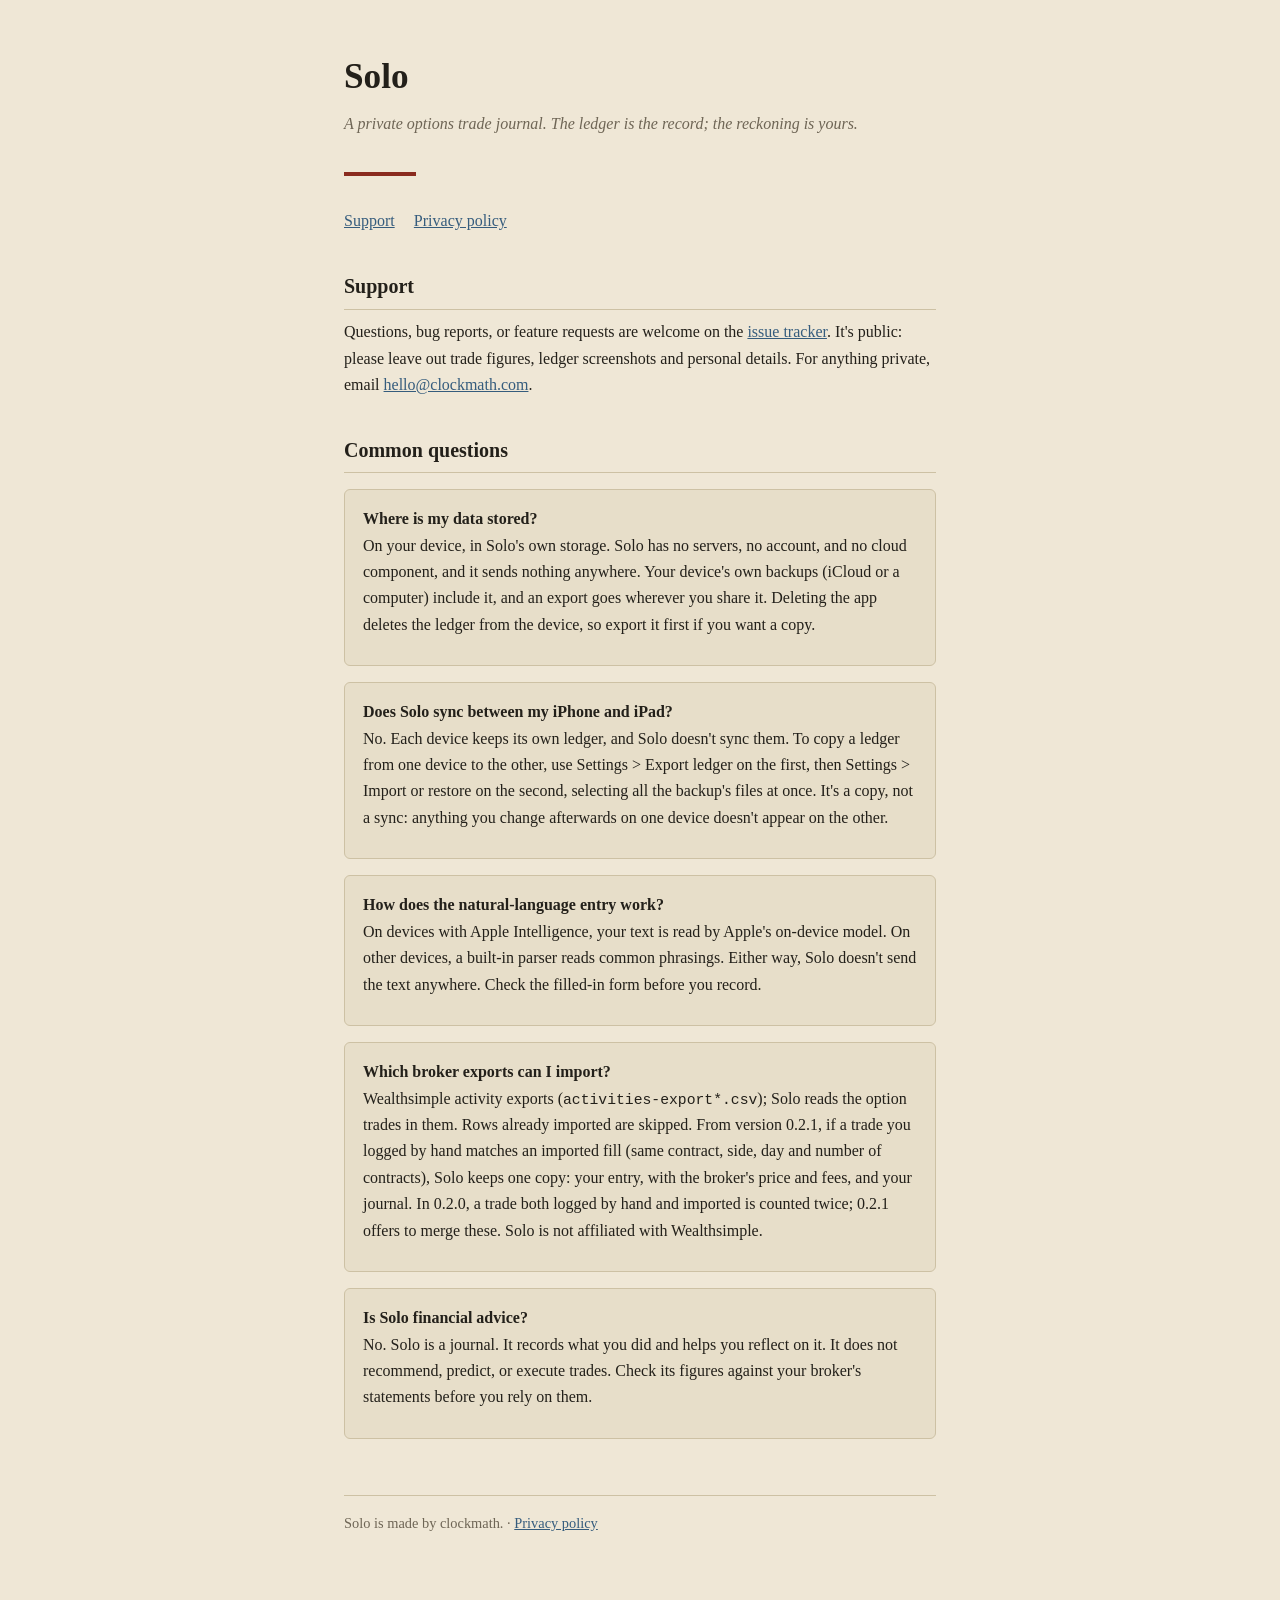
<file: index.html>
<!DOCTYPE html>
<html lang="en">
<head>
<meta charset="utf-8">
<meta name="viewport" content="width=device-width, initial-scale=1">
<title>Solo — Support</title>
<link rel="stylesheet" href="style.css">
</head>
<body>
<main>
  <h1>Solo</h1>
  <p class="tagline">A private options trade journal. The ledger is the record; the reckoning is yours.</p>
  <div class="rule-mark"></div>
  <nav><a href="./">Support</a><a href="privacy">Privacy policy</a></nav>

  <h2>Support</h2>
  <p>Questions, bug reports, or feature requests are welcome on the
     <a href="https://github.com/clockmath/solo-support/issues">issue tracker</a>.
     It's public: please leave out trade figures, ledger screenshots and personal
     details. For anything private, email
     <a href="mailto:hello@clockmath.com">hello@clockmath.com</a>.</p>

  <h2>Common questions</h2>
  <div class="card">
    <p><strong>Where is my data stored?</strong><br>
    On your device, in Solo's own storage. Solo has no servers, no account, and no cloud
    component, and it sends nothing anywhere. Your device's own backups (iCloud or a
    computer) include it, and an export goes wherever you share it. Deleting the app
    deletes the ledger from the device, so export it first if you want a copy.</p>
  </div>
  <div class="card">
    <p><strong>Does Solo sync between my iPhone and iPad?</strong><br>
    No. Each device keeps its own ledger, and Solo doesn't sync them. To copy a ledger
    from one device to the other, use Settings &gt; Export ledger on the first, then
    Settings &gt; Import or restore on the second, selecting all the backup's files at
    once. It's a copy, not a sync: anything you change afterwards on one device
    doesn't appear on the other.</p>
  </div>
  <div class="card">
    <p><strong>How does the natural-language entry work?</strong><br>
    On devices with Apple Intelligence, your text is read by Apple's on-device model.
    On other devices, a built-in parser reads common phrasings. Either way, Solo doesn't
    send the text anywhere. Check the filled-in form before you record.</p>
  </div>
  <div class="card">
    <p><strong>Which broker exports can I import?</strong><br>
    Wealthsimple activity exports (<span class="mono">activities-export*.csv</span>);
    Solo reads the option trades in them. Rows already imported are skipped.
    From version 0.2.1, if a trade you logged by hand matches an imported fill (same
    contract, side, day and number of contracts), Solo keeps one copy: your entry, with
    the broker's price and fees, and your journal. In 0.2.0, a trade both logged by hand
    and imported is counted twice; 0.2.1 offers to merge these. Solo is not affiliated
    with Wealthsimple.</p>
  </div>
  <div class="card">
    <p><strong>Is Solo financial advice?</strong><br>
    No. Solo is a journal. It records what you did and helps you reflect on it.
    It does not recommend, predict, or execute trades. Check its figures against your
    broker's statements before you rely on them.</p>
  </div>

  <footer>Solo is made by clockmath. · <a href="privacy">Privacy policy</a></footer>
</main>
</body>
</html>
</file>
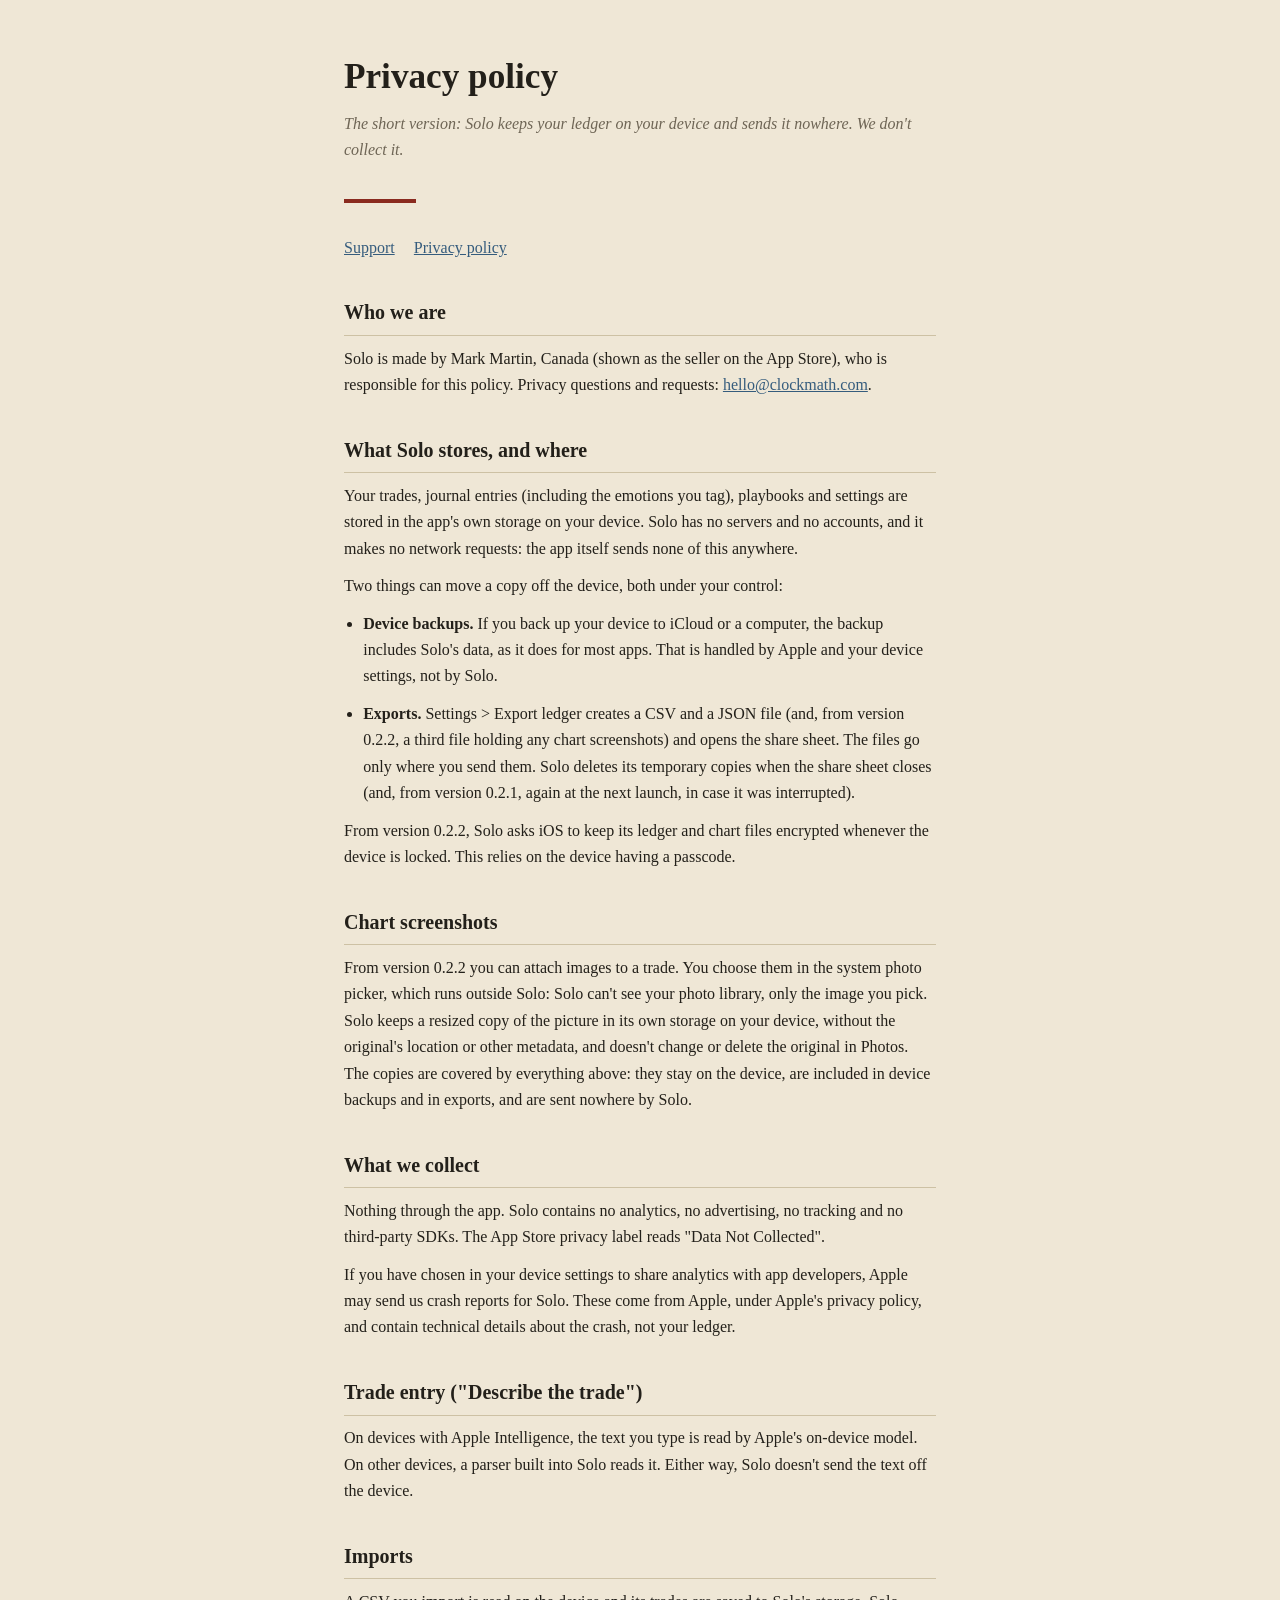
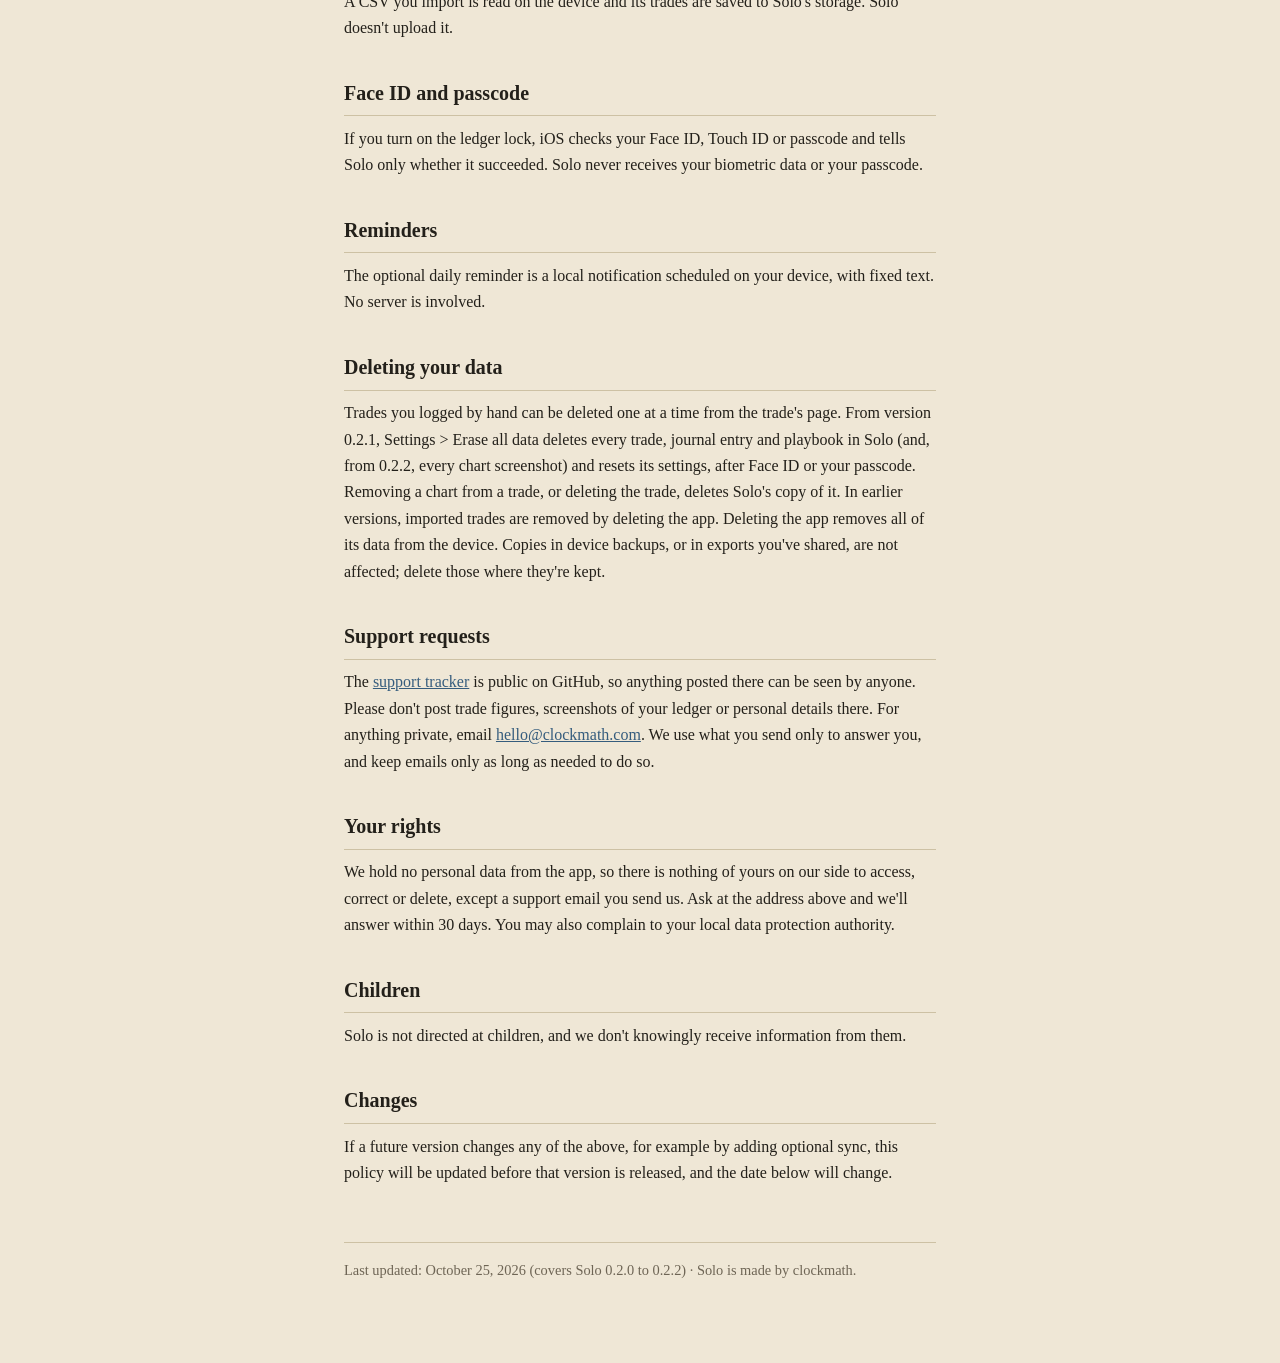
<file: privacy.html>
<!DOCTYPE html>
<html lang="en">
<head>
<meta charset="utf-8">
<meta name="viewport" content="width=device-width, initial-scale=1">
<title>Solo — Privacy Policy</title>
<link rel="stylesheet" href="style.css">
</head>
<body>
<main>
  <h1>Privacy policy</h1>
  <p class="tagline">The short version: Solo keeps your ledger on your device and sends it nowhere. We don't collect it.</p>
  <div class="rule-mark"></div>
  <nav><a href="./">Support</a><a href="privacy">Privacy policy</a></nav>

  <h2>Who we are</h2>
  <p>Solo is made by Mark Martin, Canada (shown as the seller on the App Store), who is
     responsible for this policy. Privacy questions and requests:
     <a href="mailto:hello@clockmath.com">hello@clockmath.com</a>.</p>

  <h2>What Solo stores, and where</h2>
  <p>Your trades, journal entries (including the emotions you tag), playbooks and
     settings are stored in the app's own storage on your device. Solo has no servers
     and no accounts, and it makes no network requests: the app itself sends none of
     this anywhere.</p>
  <p>Two things can move a copy off the device, both under your control:</p>
  <ul>
    <li><strong>Device backups.</strong> If you back up your device to iCloud or a
        computer, the backup includes Solo's data, as it does for most apps. That is
        handled by Apple and your device settings, not by Solo.</li>
    <li><strong>Exports.</strong> Settings &gt; Export ledger creates a CSV and a JSON
        file (and, from version 0.2.2, a third file holding any chart screenshots) and
        opens the share sheet. The files go only where you send them. Solo
        deletes its temporary copies when the share sheet closes (and, from version
        0.2.1, again at the next launch, in case it was interrupted).</li>
  </ul>
  <p>From version 0.2.2, Solo asks iOS to keep its ledger and chart files encrypted
     whenever the device is locked. This relies on the device having a passcode.</p>

  <h2>Chart screenshots</h2>
  <p>From version 0.2.2 you can attach images to a trade. You choose them in the
     system photo picker, which runs outside Solo: Solo can't see your photo library,
     only the image you pick. Solo keeps a resized copy of the picture in its own
     storage on your device, without the original's location or other metadata, and
     doesn't change or delete the original in Photos. The copies are covered by
     everything above: they stay on the device, are included in device backups and
     in exports, and are sent nowhere by Solo.</p>

  <h2>What we collect</h2>
  <p>Nothing through the app. Solo contains no analytics, no advertising, no tracking
     and no third-party SDKs. The App Store privacy label reads "Data Not Collected".</p>
  <p>If you have chosen in your device settings to share analytics with app developers,
     Apple may send us crash reports for Solo. These come from Apple, under Apple's
     privacy policy, and contain technical details about the crash, not your ledger.</p>

  <h2>Trade entry ("Describe the trade")</h2>
  <p>On devices with Apple Intelligence, the text you type is read by Apple's on-device
     model. On other devices, a parser built into Solo reads it. Either way, Solo doesn't
     send the text off the device.</p>

  <h2>Imports</h2>
  <p>A CSV you import is read on the device and its trades are saved to Solo's storage.
     Solo doesn't upload it.</p>

  <h2>Face ID and passcode</h2>
  <p>If you turn on the ledger lock, iOS checks your Face ID, Touch ID or passcode and
     tells Solo only whether it succeeded. Solo never receives your biometric data or
     your passcode.</p>

  <h2>Reminders</h2>
  <p>The optional daily reminder is a local notification scheduled on your device, with
     fixed text. No server is involved.</p>

  <h2>Deleting your data</h2>
  <p>Trades you logged by hand can be deleted one at a time from the trade's page.
     From version 0.2.1, Settings &gt; Erase all data deletes every trade, journal entry
     and playbook in Solo (and, from 0.2.2, every chart screenshot) and resets its
     settings, after Face ID or your passcode. Removing a chart from a trade, or
     deleting the trade, deletes Solo's copy of it. In
     earlier versions, imported trades are removed by deleting the app. Deleting the app
     removes all of its data from the device. Copies in device backups, or in exports
     you've shared, are not affected; delete those where they're kept.</p>

  <h2>Support requests</h2>
  <p>The <a href="https://github.com/clockmath/solo-support/issues">support tracker</a>
     is public on GitHub, so anything posted there can be seen by anyone. Please don't
     post trade figures, screenshots of your ledger or personal details there. For
     anything private, email <a href="mailto:hello@clockmath.com">hello@clockmath.com</a>.
     We use what you send only to answer you, and keep emails only as long as needed to
     do so.</p>

  <h2>Your rights</h2>
  <p>We hold no personal data from the app, so there is nothing of yours on our side to
     access, correct or delete, except a support email you send us. Ask at the address
     above and we'll answer within 30 days. You may also complain to your local data
     protection authority.</p>

  <h2>Children</h2>
  <p>Solo is not directed at children, and we don't knowingly receive information from
     them.</p>

  <h2>Changes</h2>
  <p>If a future version changes any of the above, for example by adding optional sync,
     this policy will be updated before that version is released, and the date below
     will change.</p>

  <footer>Last updated: October 25, 2026 (covers Solo 0.2.0 to 0.2.2) · Solo is made by clockmath.</footer>
</main>
</body>
</html>
</file>
<file: style.css>
:root { --paper:#EFE7D6; --surface:#E7DEC9; --rule:#CDC1A4; --ink:#23201A; --muted:#6E6555; --oxblood:#8A2B1F; --accent:#355C7D; }
@media (prefers-color-scheme: dark) {
  :root { --paper:#15140F; --surface:#201D16; --rule:#3A3327; --ink:#E9E1CF; --muted:#9A9079; --oxblood:#DE6F5B; --accent:#6E97B8; }
}
* { margin:0; padding:0; box-sizing:border-box; }
body { background:var(--paper); color:var(--ink); font-family:Georgia,'Times New Roman',serif; line-height:1.65; }
main { max-width:640px; margin:0 auto; padding:48px 24px 80px; }
h1 { font-size:2.2rem; font-weight:700; margin-bottom:.3rem; }
.tagline { color:var(--muted); font-style:italic; margin-bottom:2.2rem; }
h2 { font-size:1.25rem; margin:2.2rem 0 .6rem; padding-bottom:.35rem; border-bottom:1px solid var(--rule); }
p, li { margin-bottom:.7rem; }
ul { padding-left:1.2rem; }
a { color:var(--accent); }
.card { background:var(--surface); border:1px solid var(--rule); border-radius:6px; padding:16px 18px; margin:1rem 0; }
.mono { font-family:'SF Mono',Menlo,monospace; font-size:.92em; }
.rule-mark { width:72px; height:4px; background:var(--oxblood); margin:0 0 2rem; }
footer { margin-top:3.5rem; padding-top:1rem; border-top:1px solid var(--rule); color:var(--muted); font-size:.9rem; }
nav a { margin-right:1.2rem; }
</file>
